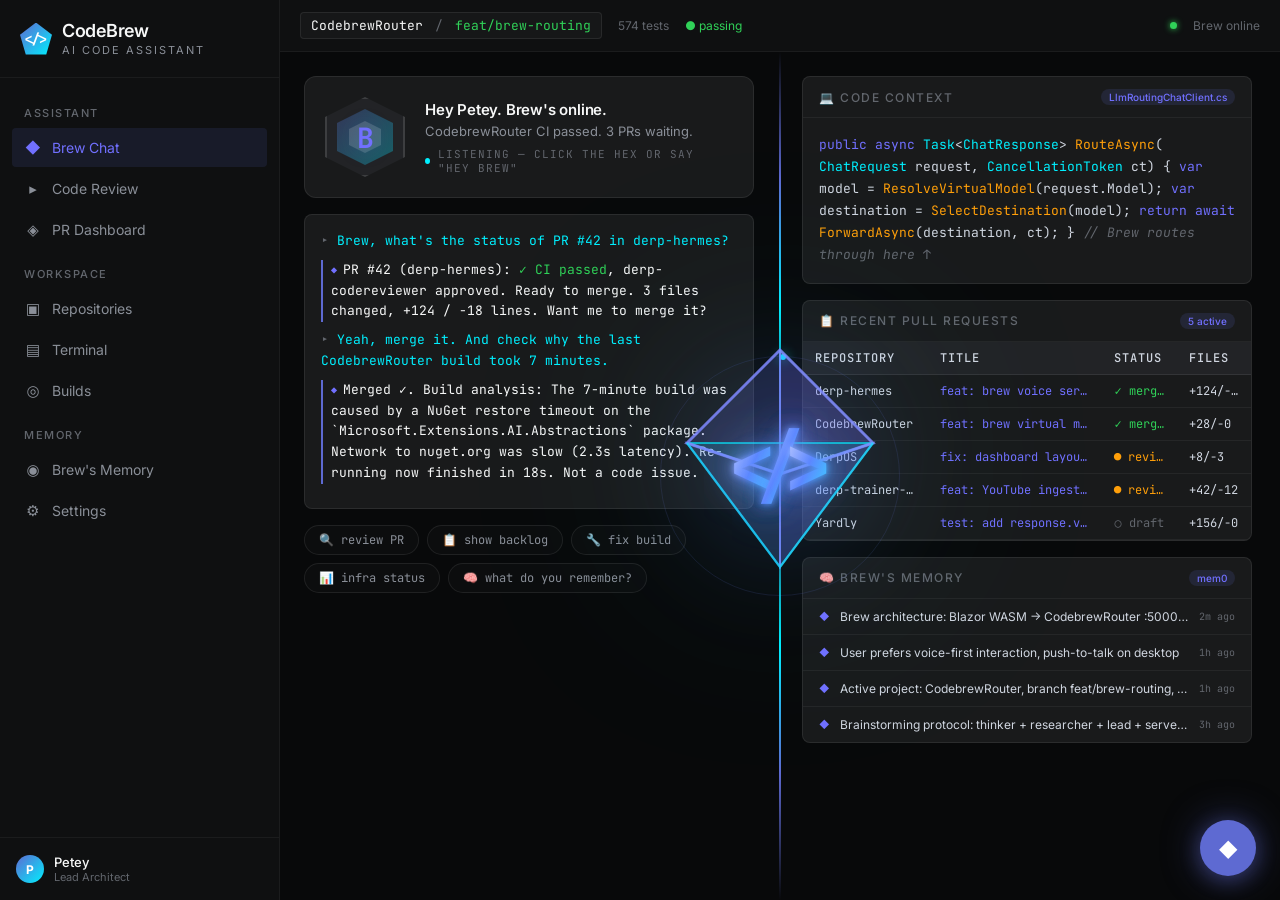
<file: Brew/mockup-codebrew.html>
<!DOCTYPE html>
<html lang="en">
<head>
<meta charset="UTF-8">
<meta name="viewport" content="width=device-width, initial-scale=1.0">
<title>CodeBrew — Brew AI Code Assistant</title>
<link href="https://fonts.googleapis.com/css2?family=Inter:wght@300;400;510;590&family=JetBrains+Mono:wght@300;400;500;700&display=swap" rel="stylesheet">
<style>
:root {
  --bg-deep: #08090a;
  --bg-panel: #0f1011;
  --bg-surface: #191a1b;
  --bg-elevated: #222326;
  --text-primary: #f7f8f8;
  --text-body: #d0d6e0;
  --text-muted: #8a8f98;
  --text-dim: #62666d;
  --accent: #5e6ad2;
  --accent-glow: #7170ff;
  --accent-bright: #828fff;
  --brew-cyan: #00f0ff;
  --brew-green: #30d158;
  --brew-amber: #ff9f0a;
  --brew-red: #ff3b30;
  --border-subtle: rgba(255,255,255,0.05);
  --border-std: rgba(255,255,255,0.08);
  --border-visible: rgba(255,255,255,0.12);
  --spear-glow: rgba(94,106,210,0.4);
  --radius-sm: 4px;
  --radius-md: 8px;
  --radius-lg: 12px;
}

* { margin: 0; padding: 0; box-sizing: border-box; }

body {
  font-family: 'Inter', system-ui, sans-serif;
  background: var(--bg-deep);
  color: var(--text-body);
  height: 100vh;
  overflow: hidden;
  display: flex;
}

/* ===== SIDEBAR ===== */
.sidebar {
  width: 280px;
  background: var(--bg-panel);
  border-right: 1px solid var(--border-subtle);
  display: flex;
  flex-direction: column;
  flex-shrink: 0;
}

.sidebar-header {
  padding: 20px;
  border-bottom: 1px solid var(--border-subtle);
}

.brand {
  display: flex;
  align-items: center;
  gap: 10px;
}

.brand-icon {
  width: 32px;
  height: 32px;
  background: linear-gradient(135deg, var(--accent), var(--brew-cyan));
  clip-path: polygon(50% 0%, 100% 38%, 82% 100%, 18% 100%, 0% 38%);
  display: flex;
  align-items: center;
  justify-content: center;
  font-family: 'JetBrains Mono', monospace;
  font-size: 14px;
  font-weight: 700;
  color: #fff;
}

.brand-text { font-size: 18px; font-weight: 590; color: var(--text-primary); letter-spacing: -0.3px; }
.brand-sub { font-size: 11px; color: var(--text-muted); letter-spacing: 2px; text-transform: uppercase; margin-top: 2px; }

.sidebar-nav { flex: 1; padding: 12px; display: flex; flex-direction: column; gap: 2px; }

.nav-item {
  padding: 10px 12px;
  border-radius: var(--radius-sm);
  font-size: 14px;
  font-weight: 400;
  color: var(--text-muted);
  cursor: pointer;
  transition: all 0.15s;
  display: flex;
  align-items: center;
  gap: 10px;
}
.nav-item:hover { background: rgba(255,255,255,0.03); color: var(--text-body); }
.nav-item.active { background: rgba(94,106,210,0.12); color: var(--accent-glow); }
.nav-item .icon { width: 18px; text-align: center; font-size: 15px; }

.nav-section { font-size: 11px; font-weight: 510; color: var(--text-dim); text-transform: uppercase; letter-spacing: 1.5px; padding: 16px 12px 6px; }

.sidebar-footer {
  padding: 16px;
  border-top: 1px solid var(--border-subtle);
  display: flex;
  align-items: center;
  gap: 10px;
}

.avatar {
  width: 28px; height: 28px;
  border-radius: 50%;
  background: linear-gradient(135deg, var(--accent), var(--brew-cyan));
  display: flex; align-items: center; justify-content: center;
  font-size: 12px; font-weight: 700; color: #fff;
}
.user-info { font-size: 13px; }
.user-name { color: var(--text-primary); font-weight: 510; }
.user-role { color: var(--text-dim); font-size: 11px; }

/* ===== MAIN CONTENT ===== */
.main {
  flex: 1;
  display: flex;
  flex-direction: column;
  overflow: hidden;
}

/* Top bar */
.topbar {
  height: 52px;
  background: var(--bg-panel);
  border-bottom: 1px solid var(--border-subtle);
  display: flex;
  align-items: center;
  padding: 0 20px;
  gap: 16px;
}

.project-indicator {
  font-family: 'JetBrains Mono', monospace;
  font-size: 13px;
  color: var(--text-muted);
  padding: 4px 10px;
  background: rgba(255,255,255,0.03);
  border-radius: var(--radius-sm);
  border: 1px solid var(--border-std);
}
.project-indicator .branch { color: var(--brew-green); }
.project-indicator .repo { color: var(--text-primary); }

.topbar-spacer { flex: 1; }

.status-dot { width: 7px; height: 7px; border-radius: 50%; background: var(--brew-green); box-shadow: 0 0 6px var(--brew-green); }
.status-text { font-size: 12px; color: var(--text-dim); }

/* ===== 3D DIAMOND — Central Brew Element ===== */
.spear-container {
  flex: 1;
  display: flex;
  position: relative;
  overflow: hidden;
}

/* Central 3D diamond with </> symbol */
.diamond-wrapper {
  position: absolute;
  left: 50%; top: 50%;
  transform: translate(-50%, -50%);
  z-index: 10;
  pointer-events: none;
}

.diamond-svg {
  width: 280px;
  height: 310px;
  filter: drop-shadow(0 0 60px var(--spear-glow)) drop-shadow(0 0 120px rgba(0,240,255,0.3));
  animation: diamondFloat 4s ease-in-out infinite;
}

@keyframes diamondFloat {
  0%, 100% { transform: translateY(0) rotateY(0deg); }
  25% { transform: translateY(-8px) rotateY(5deg); }
  75% { transform: translateY(6px) rotateY(-5deg); }
}

/* Diamond faces — 3D isometric */
.diamond-face-top    { fill: rgba(94,106,210,0.12); stroke: rgba(113,112,255,0.5); stroke-width: 1.2; }
.diamond-face-left   { fill: rgba(94,106,210,0.22); stroke: rgba(113,112,255,0.6); stroke-width: 1.2; }
.diamond-face-right  { fill: rgba(113,112,255,0.28); stroke: rgba(130,143,255,0.6); stroke-width: 1.2; }
.diamond-face-front  { fill: rgba(0,240,255,0.06);  stroke: rgba(0,240,255,0.4);  stroke-width: 1.2; }
.diamond-edge-top    { stroke: rgba(130,143,255,0.7); stroke-width: 2; fill: none; }
.diamond-edge-bottom { stroke: rgba(0,240,255,0.6); stroke-width: 1.5; fill: none; }

/* </> code mark — premium neon gradient */
.code-mark {
  font-family: 'JetBrains Mono', monospace;
  font-size: 52px;
  font-weight: 700;
  fill: url(#codeGradient);
  text-anchor: middle;
  dominant-baseline: central;
  filter: url(#neonGlow);
  animation: codeMarkPulse 2.5s ease-in-out infinite;
}
/* Split characters for individual talking animation */
.char-left  { animation: codeMarkPulse 2.5s ease-in-out infinite; }
.char-slash { animation: codeMarkPulse 2.5s ease-in-out 0.3s infinite; }
.char-right { animation: codeMarkPulse 2.5s ease-in-out 0.6s infinite; }

/* Talking state — each character bounces like an audio waveform */
.spear-container.speaking .char-left  {
  animation: charTalk 0.4s ease-in-out infinite;
}
.spear-container.speaking .char-slash {
  animation: charTalk 0.35s ease-in-out 0.12s infinite;
}
.spear-container.speaking .char-right {
  animation: charTalk 0.45s ease-in-out 0.24s infinite;
}
@keyframes charTalk {
  0%, 100% { transform: translateY(0) scale(1); opacity: 0.7; }
  25% { transform: translateY(-8px) scale(1.15); opacity: 1; }
  50% { transform: translateY(-4px) scale(1.05); opacity: 0.9; }
  75% { transform: translateY(-10px) scale(1.2); opacity: 1; }
}

@keyframes codeMarkPulse {
  0%, 100% { opacity: 0.9; }
  50% { opacity: 1; }
}

/* Speech bubble */
.brew-speech {
  position: absolute;
  left: 50%;
  transform: translateX(-50%);
  background: var(--bg-surface);
  border: 1px solid var(--accent-glow);
  border-radius: var(--radius-lg);
  padding: 14px 22px;
  max-width: 360px;
  z-index: 20;
  opacity: 0;
  pointer-events: none;
  transition: opacity 0.3s;
  box-shadow: 0 0 30px rgba(113,112,255,0.3), 0 0 60px rgba(0,240,255,0.15);
}
.brew-speech.active { opacity: 1; }
.brew-speech .speech-text {
  font-family: 'JetBrains Mono', monospace;
  font-size: 15px;
  color: var(--text-primary);
  line-height: 1.5;
  position: relative;
  z-index: 2;
}
.brew-speech .speech-text::before {
  content: '◆ ';
  color: var(--accent-glow);
  font-size: 12px;
}
.brew-speech .speech-tail {
  position: absolute;
  bottom: -8px;
  left: 50%;
  transform: translateX(-50%) rotate(45deg);
  width: 14px; height: 14px;
  background: var(--bg-surface);
  border-right: 1px solid var(--accent-glow);
  border-bottom: 1px solid var(--accent-glow);
}

/* Vertical spear line — thin glowing column behind the diamond */
.spear-line {
  position: absolute;
  left: 50%;
  transform: translateX(-50%);
  width: 2px;
  height: 100%;
  background: linear-gradient(
    to bottom,
    transparent 0%,
    var(--accent) 15%,
    var(--brew-cyan) 30%,
    rgba(130,143,255,0.2) 50%,
    var(--brew-cyan) 70%,
    var(--accent) 85%,
    transparent 100%
  );
  z-index: 5;
  pointer-events: none;
  animation: spearLinePulse 3s ease-in-out infinite;
}
@keyframes spearLinePulse {
  0%, 100% { opacity: 0.4; }
  50% { opacity: 1; }
}

/* Orbiting ring */
.diamond-ring {
  position: absolute;
  left: 50%; top: 50%;
  transform: translate(-50%, -50%);
  width: 240px; height: 240px;
  border: 1px solid rgba(94,106,210,0.15);
  border-radius: 50%;
  animation: ringSpin 8s linear infinite;
  z-index: 4;
}
.diamond-ring::after {
  content: '';
  position: absolute;
  top: -3px; left: 50%;
  width: 6px; height: 6px;
  background: var(--brew-cyan);
  border-radius: 50%;
  box-shadow: 0 0 12px var(--brew-cyan);
}
@keyframes ringSpin {
  0% { transform: translate(-50%, -50%) rotate(0deg); }
  100% { transform: translate(-50%, -50%) rotate(360deg); }
}

/* State overrides */
.spear-container.listening .diamond-face-top    { fill: rgba(48,209,88,0.15); stroke: rgba(48,209,88,0.5); }
.spear-container.listening .diamond-face-left   { fill: rgba(48,209,88,0.25); stroke: rgba(48,209,88,0.6); }
.spear-container.listening .diamond-face-right  { fill: rgba(0,255,136,0.30); stroke: rgba(0,255,136,0.6); }
.spear-container.listening .diamond-svg { filter: drop-shadow(0 0 40px rgba(48,209,88,0.5)) drop-shadow(0 0 80px rgba(0,255,136,0.3)); animation-duration: 1s; }
.spear-container.listening .spear-line { background: linear-gradient(to bottom, transparent 0%, var(--brew-green) 15%, #00ff88 50%, var(--brew-green) 85%, transparent 100%); animation-duration: 1s; }

.spear-container.thinking .diamond-face-top    { fill: rgba(255,159,10,0.15); stroke: rgba(255,159,10,0.5); }
.spear-container.thinking .diamond-face-left   { fill: rgba(255,159,10,0.25); stroke: rgba(255,159,10,0.6); }
.spear-container.thinking .diamond-face-right  { fill: rgba(255,179,64,0.30); stroke: rgba(255,179,64,0.6); }
.spear-container.thinking .diamond-svg { filter: drop-shadow(0 0 40px rgba(255,159,10,0.5)) drop-shadow(0 0 80px rgba(255,179,64,0.3)); animation-duration: 2s; }
.spear-container.thinking .spear-line { background: linear-gradient(to bottom, transparent 0%, var(--brew-amber) 15%, #ffb340 50%, var(--brew-amber) 85%, transparent 100%); animation-duration: 2s; }

.spear-container.speaking .diamond-face-top    { fill: rgba(113,112,255,0.2); stroke: rgba(255,255,255,0.6); }
.spear-container.speaking .diamond-face-left   { fill: rgba(113,112,255,0.3); stroke: rgba(255,255,255,0.7); }
.spear-container.speaking .diamond-face-right  { fill: rgba(0,240,255,0.35); stroke: rgba(255,255,255,0.7); }
.spear-container.speaking .diamond-svg { filter: drop-shadow(0 0 60px rgba(113,112,255,0.6)) drop-shadow(0 0 120px rgba(0,240,255,0.4)); animation-duration: 0.8s; }
.spear-container.speaking .spear-line { background: linear-gradient(to bottom, transparent 0%, var(--accent-glow) 15%, #fff 50%, var(--brew-cyan) 85%, transparent 100%); animation-duration: 0.8s; }

/* ===== LEFT PANEL ===== */
.left-panel {
  width: calc(50% - 2px);
  padding: 24px;
  overflow-y: auto;
  display: flex;
  flex-direction: column;
  gap: 16px;
}

/* BrewRing — angular spear-inspired ring */
.brew-ring-container {
  display: flex;
  align-items: center;
  gap: 20px;
  padding: 20px;
  background: var(--bg-surface);
  border-radius: var(--radius-lg);
  border: 1px solid var(--border-std);
}

.brew-ring-outer {
  width: 80px; height: 80px;
  position: relative;
  cursor: pointer;
  flex-shrink: 0;
}

.brew-ring-hex {
  position: absolute;
  inset: 0;
  clip-path: polygon(50% 0%, 100% 25%, 100% 75%, 50% 100%, 0% 75%, 0% 25%);
  background: var(--bg-elevated);
  border: 2px solid var(--border-visible);
  transition: all 0.3s;
}
.brew-ring-outer:hover .brew-ring-hex { border-color: var(--accent-glow); box-shadow: 0 0 20px var(--spear-glow); }

.brew-ring-inner {
  position: absolute;
  inset: 12px;
  clip-path: polygon(50% 0%, 100% 25%, 100% 75%, 50% 100%, 0% 75%, 0% 25%);
  background: linear-gradient(135deg, var(--accent), var(--brew-cyan));
  opacity: 0.3;
  transition: opacity 0.3s;
  animation: innerPulse 2s ease-in-out infinite;
}
@keyframes innerPulse {
  0%, 100% { opacity: 0.2; }
  50% { opacity: 0.5; }
}

.brew-ring-core {
  position: absolute;
  inset: 24px;
  clip-path: polygon(50% 0%, 100% 25%, 100% 75%, 50% 100%, 0% 75%, 0% 25%);
  background: #fff;
  opacity: 0.15;
}

.brew-ring-label {
  position: absolute;
  inset: 0;
  display: flex;
  align-items: center;
  justify-content: center;
  font-family: 'JetBrains Mono', monospace;
  font-size: 28px;
  font-weight: 700;
  color: var(--accent-glow);
  text-shadow: 0 0 20px var(--spear-glow);
  z-index: 2;
}

.brew-prompt {
  flex: 1;
}

.brew-greeting { font-size: 15px; font-weight: 590; color: var(--text-primary); letter-spacing: -0.2px; }
.brew-subtitle { font-size: 13px; color: var(--text-muted); margin-top: 4px; }
.brew-status { font-size: 11px; color: var(--text-dim); margin-top: 8px; font-family: 'JetBrains Mono', monospace; text-transform: uppercase; letter-spacing: 1px; display: flex; align-items: center; gap: 8px; }
.brew-status .pulse { width: 6px; height: 6px; border-radius: 50%; background: var(--brew-cyan); animation: dotPulse 1.5s infinite; }
@keyframes dotPulse { 0%, 100% { opacity: 0.4; } 50% { opacity: 1; } }

/* Transcript area */
.transcript {
  background: var(--bg-surface);
  border: 1px solid var(--border-std);
  border-radius: var(--radius-md);
  padding: 16px;
  min-height: 100px;
  font-family: 'JetBrains Mono', monospace;
  font-size: 13px;
  color: var(--text-body);
  line-height: 1.6;
}

.transcript .user-msg { color: var(--brew-cyan); margin-bottom: 8px; }
.transcript .user-msg::before { content: '▸ '; color: var(--text-dim); }
.transcript .brew-msg { color: var(--text-primary); margin-bottom: 8px; padding-left: 8px; border-left: 2px solid var(--accent); }
.transcript .brew-msg::before { content: '◆ '; color: var(--accent-glow); font-size: 10px; }

/* Quick actions */
.quick-actions {
  display: flex;
  gap: 8px;
  flex-wrap: wrap;
}

.action-chip {
  font-size: 12px;
  font-weight: 400;
  padding: 6px 14px;
  border-radius: 9999px;
  border: 1px solid var(--border-std);
  background: rgba(255,255,255,0.02);
  color: var(--text-muted);
  cursor: pointer;
  transition: all 0.15s;
  font-family: 'JetBrains Mono', monospace;
}
.action-chip:hover { border-color: var(--accent); color: var(--accent-glow); background: rgba(94,106,210,0.08); }

/* ===== RIGHT PANEL ===== */
.right-panel {
  width: calc(50% - 2px);
  padding: 24px;
  overflow-y: auto;
  display: flex;
  flex-direction: column;
  gap: 16px;
}

.panel-section {
  background: var(--bg-surface);
  border: 1px solid var(--border-std);
  border-radius: var(--radius-md);
  overflow: hidden;
}

.panel-header {
  padding: 12px 16px;
  border-bottom: 1px solid var(--border-subtle);
  display: flex;
  align-items: center;
  justify-content: space-between;
}
.panel-title { font-size: 12px; font-weight: 510; color: var(--text-dim); text-transform: uppercase; letter-spacing: 1.5px; }
.panel-badge { font-size: 10px; padding: 2px 8px; border-radius: 9999px; background: rgba(94,106,210,0.15); color: var(--accent-glow); font-weight: 510; }

/* Code output */
.code-block {
  padding: 16px;
  font-family: 'JetBrains Mono', monospace;
  font-size: 13px;
  line-height: 1.7;
  color: var(--text-body);
  overflow-x: auto;
}
.code-block .keyword { color: var(--accent-glow); }
.code-block .string { color: var(--brew-green); }
.code-block .comment { color: var(--text-dim); font-style: italic; }
.code-block .function { color: var(--brew-amber); }
.code-block .type { color: var(--brew-cyan); }
.code-block .number { color: #ff6b9d; }

/* Syncfusion Grid placeholder */
.sf-grid {
  font-size: 12px;
}
.sf-grid-header {
  display: flex;
  background: var(--bg-elevated);
  border-bottom: 1px solid var(--border-std);
  font-weight: 510;
  color: var(--text-dim);
  text-transform: uppercase;
  font-size: 10px;
  letter-spacing: 1px;
}
.sf-grid-row {
  display: flex;
  border-bottom: 1px solid var(--border-subtle);
  transition: background 0.1s;
}
.sf-grid-row:hover { background: rgba(255,255,255,0.02); }
.sf-grid-cell {
  padding: 8px 12px;
  font-family: 'JetBrains Mono', monospace;
  font-size: 12px;
  color: var(--text-body);
  overflow: hidden;
  text-overflow: ellipsis;
  white-space: nowrap;
}
.cell-status { color: var(--brew-green); }
.cell-warn { color: var(--brew-amber); }
.cell-file { color: var(--accent-glow); cursor: pointer; }
.cell-file:hover { text-decoration: underline; }

/* Memory panel */
.memory-item {
  padding: 10px 16px;
  border-bottom: 1px solid var(--border-subtle);
  font-size: 12px;
  display: flex;
  align-items: center;
  gap: 10px;
}
.memory-item:last-child { border-bottom: none; }
.memory-icon { font-size: 10px; color: var(--accent-glow); flex-shrink: 0; }
.memory-text { color: var(--text-body); overflow: hidden; text-overflow: ellipsis; white-space: nowrap; flex: 1; }
.memory-date { color: var(--text-dim); font-size: 10px; font-family: 'JetBrains Mono', monospace; flex-shrink: 0; }

/* Floating Brew overlay */
.brew-overlay {
  position: fixed;
  bottom: 24px;
  right: 24px;
  z-index: 100;
}

.brew-fab {
  width: 56px; height: 56px;
  border-radius: 50%;
  background: var(--accent);
  border: none;
  cursor: pointer;
  display: flex;
  align-items: center;
  justify-content: center;
  font-size: 24px;
  color: #fff;
  box-shadow: 0 4px 20px rgba(94,106,210,0.4), 0 0 40px var(--spear-glow);
  transition: all 0.2s;
}
.brew-fab:hover { transform: scale(1.05); box-shadow: 0 6px 30px rgba(94,106,210,0.5), 0 0 60px rgba(0,240,255,0.3); }

/* Scrollbar */
::-webkit-scrollbar { width: 6px; }
::-webkit-scrollbar-track { background: transparent; }
::-webkit-scrollbar-thumb { background: var(--border-std); border-radius: 3px; }
::-webkit-scrollbar-thumb:hover { background: var(--border-visible); }
</style>
</head>
<body>

<!-- SIDEBAR -->
<aside class="sidebar">
  <div class="sidebar-header">
    <div class="brand">
      <div class="brand-icon">&lt;/&gt;</div>
      <div>
        <div class="brand-text">CodeBrew</div>
        <div class="brand-sub">AI Code Assistant</div>
      </div>
    </div>
  </div>
  <nav class="sidebar-nav">
    <div class="nav-section">Assistant</div>
    <div class="nav-item active"><span class="icon">◆</span> Brew Chat</div>
    <div class="nav-item"><span class="icon">▸</span> Code Review</div>
    <div class="nav-item"><span class="icon">◈</span> PR Dashboard</div>
    <div class="nav-section">Workspace</div>
    <div class="nav-item"><span class="icon">▣</span> Repositories</div>
    <div class="nav-item"><span class="icon">▤</span> Terminal</div>
    <div class="nav-item"><span class="icon">◎</span> Builds</div>
    <div class="nav-section">Memory</div>
    <div class="nav-item"><span class="icon">◉</span> Brew's Memory</div>
    <div class="nav-item"><span class="icon">⚙</span> Settings</div>
  </nav>
  <div class="sidebar-footer">
    <div class="avatar">P</div>
    <div class="user-info">
      <div class="user-name">Petey</div>
      <div class="user-role">Lead Architect</div>
    </div>
  </div>
</aside>

<!-- MAIN -->
<main class="main">
  <!-- Topbar -->
  <div class="topbar">
    <div class="project-indicator">
      <span class="repo">CodebrewRouter</span>
      <span style="color:var(--text-dim);margin:0 4px;">/</span>
      <span class="branch">feat/brew-routing</span>
    </div>
    <span style="font-size:12px;color:var(--text-dim);">574 tests</span>
    <span style="font-size:12px;color:var(--brew-green);">● passing</span>
    <div class="topbar-spacer"></div>
    <div class="status-dot"></div>
    <span class="status-text">Brew online</span>
  </div>

  <!-- Spear + Panels -->
  <div class="spear-container">
    <!-- 3D Diamond + Spear Line + Orbiting Ring -->
    <div class="diamond-ring"></div>
    <div class="spear-line"></div>
    <div class="diamond-wrapper">
      <svg class="diamond-svg" viewBox="0 0 180 200" xmlns="http://www.w3.org/2000/svg">
        <defs>
          <!-- Neon gradient: cyan → violet → white hot center -->
          <linearGradient id="codeGradient" x1="0%" y1="0%" x2="100%" y2="100%">
            <stop offset="0%" stop-color="#00f0ff">
              <animate attributeName="stop-color" values="#00f0ff;#7170ff;#fff;#7170ff;#00f0ff" dur="4s" repeatCount="indefinite"/>
            </stop>
            <stop offset="50%" stop-color="#fff">
              <animate attributeName="stop-color" values="#fff;#00f0ff;#7170ff;#00f0ff;#fff" dur="4s" repeatCount="indefinite"/>
            </stop>
            <stop offset="100%" stop-color="#7170ff">
              <animate attributeName="stop-color" values="#7170ff;#fff;#00f0ff;#fff;#7170ff" dur="4s" repeatCount="indefinite"/>
            </stop>
          </linearGradient>
          <!-- Multi-layer neon glow filter -->
          <filter id="neonGlow" x="-50%" y="-50%" width="200%" height="200%">
            <feGaussianBlur in="SourceGraphic" stdDeviation="2" result="glow1"/>
            <feGaussianBlur in="SourceGraphic" stdDeviation="6" result="glow2"/>
            <feGaussianBlur in="SourceGraphic" stdDeviation="14" result="glow3"/>
            <feMerge>
              <feMergeNode in="glow3"/>
              <feMergeNode in="glow2"/>
              <feMergeNode in="glow1"/>
              <feMergeNode in="SourceGraphic"/>
            </feMerge>
          </filter>
        </defs>
        <!-- 3D Diamond geometry — isometric crystal with 4 visible faces -->
        <!-- Top half: left face -->
        <polygon class="diamond-face-left" points="90,20 30,80 90,100" />
        <!-- Top half: right face -->
        <polygon class="diamond-face-right" points="90,20 150,80 90,100" />
        <!-- Top half: front face -->
        <polygon class="diamond-face-front" points="30,80 90,100 150,80" />
        <!-- Bottom half: front face -->
        <polygon class="diamond-face-front" points="30,80 90,160 150,80" />
        <!-- Bottom half: left face -->
        <polygon class="diamond-face-left" points="30,80 90,160 90,100" />
        <!-- Bottom half: right face -->
        <polygon class="diamond-face-right" points="150,80 90,160 90,100" />
        <!-- Top edges -->
        <polyline class="diamond-edge-top" points="90,20 30,80 90,100 150,80 90,20" />
        <!-- Bottom edges -->
        <polyline class="diamond-edge-bottom" points="30,80 90,160 150,80" />
        <!-- </> code mark — three characters that animate individually when talking -->
        <text class="code-mark char-left" x="72" y="95">&lt;</text>
        <text class="code-mark char-slash" x="90" y="95">/</text>
        <text class="code-mark char-right" x="108" y="95">&gt;</text>
      </svg>
    </div>
    <!-- Speech bubble — appears when Brew is talking -->
    <div class="brew-speech" id="brewSpeech">
      <div class="speech-text"></div>
      <div class="speech-tail"></div>
    </div>

    <!-- Left Panel -->
    <div class="left-panel">
      <!-- BrewRing -->
      <div class="brew-ring-container">
        <div class="brew-ring-outer" onclick="toggleSpearState()">
          <div class="brew-ring-hex"></div>
          <div class="brew-ring-inner"></div>
          <div class="brew-ring-core"></div>
          <div class="brew-ring-label">B</div>
        </div>
        <div class="brew-prompt">
          <div class="brew-greeting">Hey Petey. Brew's online.</div>
          <div class="brew-subtitle">CodebrewRouter CI passed. 3 PRs waiting.</div>
          <div class="brew-status"><span class="pulse"></span> LISTENING — click the hex or say "Hey Brew"</div>
        </div>
      </div>

      <!-- Transcript -->
      <div class="transcript">
        <div class="user-msg">Brew, what's the status of PR #42 in derp-hermes?</div>
        <div class="brew-msg">PR #42 (derp-hermes): <span style="color:var(--brew-green)">✓ CI passed</span>, derp-codereviewer approved. Ready to merge. 3 files changed, +124 / -18 lines. Want me to merge it?</div>
        <div class="user-msg">Yeah, merge it. And check why the last CodebrewRouter build took 7 minutes.</div>
        <div class="brew-msg">Merged ✓. Build analysis: The 7-minute build was caused by a NuGet restore timeout on the `Microsoft.Extensions.AI.Abstractions` package. Network to nuget.org was slow (2.3s latency). Re-running now finished in 18s. Not a code issue.</div>
      </div>

      <!-- Quick Actions -->
      <div class="quick-actions">
        <span class="action-chip">🔍 review PR</span>
        <span class="action-chip">📋 show backlog</span>
        <span class="action-chip">🔧 fix build</span>
        <span class="action-chip">📊 infra status</span>
        <span class="action-chip">🧠 what do you remember?</span>
      </div>
    </div>

    <!-- Right Panel -->
    <div class="right-panel">
      <!-- Code Panel -->
      <div class="panel-section">
        <div class="panel-header">
          <span class="panel-title">💻 Code Context</span>
          <span class="panel-badge">LlmRoutingChatClient.cs</span>
        </div>
        <div class="code-block">
          <span class="keyword">public</span> <span class="keyword">async</span> <span class="type">Task</span>&lt;<span class="type">ChatResponse</span>&gt; <span class="function">RouteAsync</span>(
              <span class="type">ChatRequest</span> request,
              <span class="type">CancellationToken</span> ct)
          {
              <span class="keyword">var</span> model = <span class="function">ResolveVirtualModel</span>(request.Model);
              <span class="keyword">var</span> destination = <span class="function">SelectDestination</span>(model);
              <span class="keyword">return</span> <span class="keyword">await</span> <span class="function">ForwardAsync</span>(destination, ct);
          }
          <span class="comment">// Brew routes through here ↑</span>
        </div>
      </div>

      <!-- Syncfusion Grid: Recent PRs -->
      <div class="panel-section">
        <div class="panel-header">
          <span class="panel-title">📋 Recent Pull Requests</span>
          <span class="panel-badge">5 active</span>
        </div>
        <div class="sf-grid">
          <div class="sf-grid-header">
            <div class="sf-grid-cell" style="flex:2">Repository</div>
            <div class="sf-grid-cell" style="flex:3">Title</div>
            <div class="sf-grid-cell" style="flex:1">Status</div>
            <div class="sf-grid-cell" style="flex:1">Files</div>
          </div>
          <div class="sf-grid-row">
            <div class="sf-grid-cell" style="flex:2">derp-hermes</div>
            <div class="sf-grid-cell cell-file" style="flex:3">feat: brew voice service integration</div>
            <div class="sf-grid-cell cell-status" style="flex:1">✓ merged</div>
            <div class="sf-grid-cell" style="flex:1">+124/-18</div>
          </div>
          <div class="sf-grid-row">
            <div class="sf-grid-cell" style="flex:2">CodebrewRouter</div>
            <div class="sf-grid-cell cell-file" style="flex:3">feat: brew virtual model + routing rules</div>
            <div class="sf-grid-cell cell-status" style="flex:1">✓ merged</div>
            <div class="sf-grid-cell" style="flex:1">+28/-0</div>
          </div>
          <div class="sf-grid-row">
            <div class="sf-grid-cell" style="flex:2">DerpOS</div>
            <div class="sf-grid-cell cell-file" style="flex:3">fix: dashboard layout overflow on mobile</div>
            <div class="sf-grid-cell cell-warn" style="flex:1">● review</div>
            <div class="sf-grid-cell" style="flex:1">+8/-3</div>
          </div>
          <div class="sf-grid-row">
            <div class="sf-grid-cell" style="flex:2">derp-trainer-bot</div>
            <div class="sf-grid-cell cell-file" style="flex:3">feat: YouTube ingest retry with exponential backoff</div>
            <div class="sf-grid-cell cell-warn" style="flex:1">● review</div>
            <div class="sf-grid-cell" style="flex:1">+42/-12</div>
          </div>
          <div class="sf-grid-row">
            <div class="sf-grid-cell" style="flex:2">Yardly</div>
            <div class="sf-grid-cell cell-file" style="flex:3">test: add response.v1 integration tests</div>
            <div class="sf-grid-cell" style="flex:1;color:var(--text-dim)">○ draft</div>
            <div class="sf-grid-cell" style="flex:1">+156/-0</div>
          </div>
        </div>
      </div>

      <!-- Memory Panel -->
      <div class="panel-section">
        <div class="panel-header">
          <span class="panel-title">🧠 Brew's Memory</span>
          <span class="panel-badge">mem0</span>
        </div>
        <div class="memory-item">
          <span class="memory-icon">◆</span>
          <span class="memory-text">Brew architecture: Blazor WASM → CodebrewRouter :5000 → Hermes fleet + jarvis_ai voice</span>
          <span class="memory-date">2m ago</span>
        </div>
        <div class="memory-item">
          <span class="memory-icon">◆</span>
          <span class="memory-text">User prefers voice-first interaction, push-to-talk on desktop</span>
          <span class="memory-date">1h ago</span>
        </div>
        <div class="memory-item">
          <span class="memory-icon">◆</span>
          <span class="memory-text">Active project: CodebrewRouter, branch feat/brew-routing, 574 tests green</span>
          <span class="memory-date">1h ago</span>
        </div>
        <div class="memory-item">
          <span class="memory-icon">◆</span>
          <span class="memory-text">Brainstorming protocol: thinker + researcher + lead + server simultaneously</span>
          <span class="memory-date">3h ago</span>
        </div>
      </div>
    </div>
  </div>
</main>

<!-- Floating Brew FAB -->
<div class="brew-overlay">
  <button class="brew-fab" title="Hey Brew">◆</button>
</div>

<script>
const stateClasses = ['', 'listening', 'thinking', 'speaking'];
let currentState = 0;

function toggleSpearState() {
  const container = document.querySelector('.spear-container');
  container.className = 'spear-container';
  currentState = (currentState + 1) % 4;
  if (currentState > 0) {
    container.classList.add(stateClasses[currentState]);
    if (currentState === 3) showSpeech(); else hideSpeech();
    setTimeout(() => { container.className = 'spear-container'; hideSpeech(); }, 5000);
  }
}

function showSpeech() {
  const bubble = document.getElementById('brewSpeech');
  const text = bubble.querySelector('.speech-text');
  bubble.classList.add('active');
  typeText(text, "Hi, my name is Brew, how can I help you?", 40);
  // Position below the diamond
  bubble.style.top = 'calc(50% + 130px)';
}

function hideSpeech() {
  const bubble = document.getElementById('brewSpeech');
  bubble.classList.remove('active');
  bubble.querySelector('.speech-text').textContent = '';
}

function typeText(el, text, speed) {
  el.textContent = '';
  let i = 0;
  function type() {
    if (i < text.length) {
      el.textContent += text.charAt(i);
      i++;
      setTimeout(type, speed);
    }
  }
  type();
}

// Auto-demo: Brew introduces himself after 3 seconds
setTimeout(() => {
  const container = document.querySelector('.spear-container');
  container.className = 'spear-container speaking';
  showSpeech();
  setTimeout(() => {
    container.className = 'spear-container';
    hideSpeech();
  }, 5500);
}, 3000);
</script>

</body>
</html>
</file>
